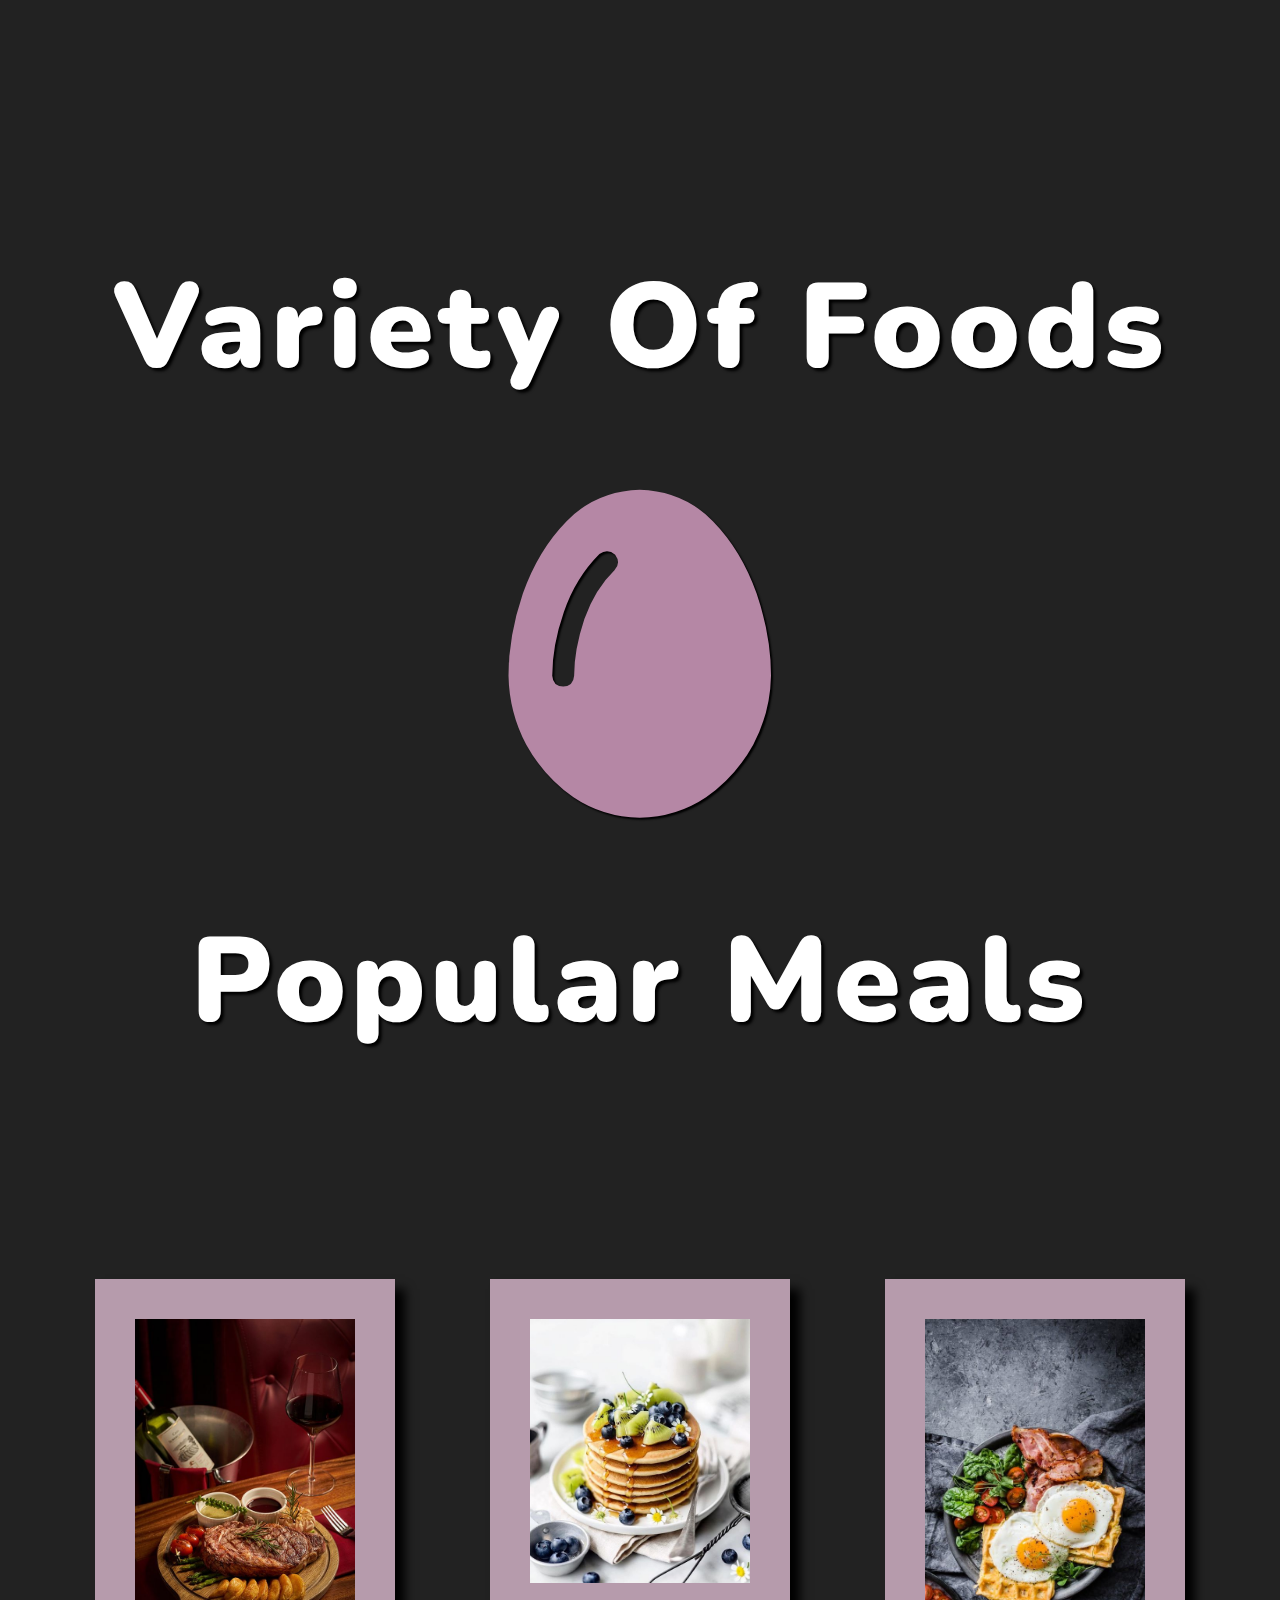
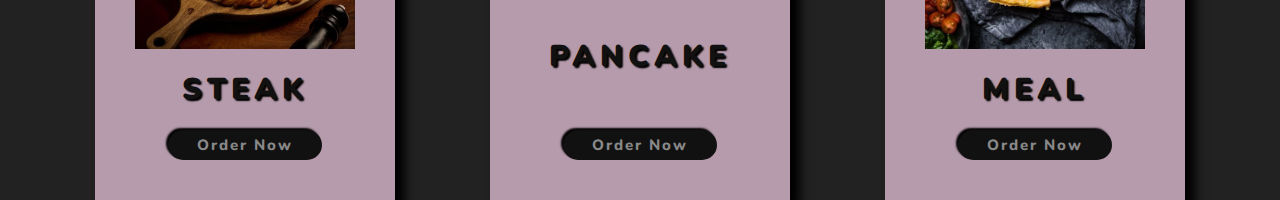
<file: PThtmlcss/bike/index.html>
<!DOCTYPE html>
<html lang="en">
<head>
    <meta charset="UTF-8">
    <meta name="viewport" content="width=device-width, initial-scale=1.0">
    <title>BIke</title>
    <link rel="stylesheet" href="style.css">
    <link rel="stylesheet" href="https://cdnjs.cloudflare.com/ajax/libs/font-awesome/6.4.0/css/all.min.css">
</head>
<body>
   <div class="container">
    <!--Section 1  -->
    <section class="section-1">
        <h1 class="section-heading">
            Variety of foods
        </h1>
        <div class="section-1-icons">
            <i class="fas fa-egg change"></i>
            <i class="fas fa-stroopwafel"></i>
            <i class="fas fa-cheese"></i>
            <i class="fas fa-hotdog"></i>
            <i class="fas fa-drumstick-bite"></i>
            <i class="fas fa-apple-alt"></i>
            <i class="fas fa-ice-cream"></i>
            <i class="fas fa-fish"></i>
            <i class="fas fa-cookie"></i>
            <i class="fas fa-seedling"></i>
            
            
        </div>
    </section>
    <!-- End of Section 1-->
    <!--section 2 -->
    <section class="section-2">
        <h1 class="section-heading">Popular Meals</h1>
        <div class="cards-container">
            <div class="card">
                <img src="images/steak.jpg" class="card-img">
                <h3 class="card-name">Steak</h3>
                <button class="card-btn">Order now</button>
            </div>
            <div class="card">
                <img src="images/pancake.jpg" class="card-img">
                <h3 class="card-name">Pancake</h3>
                <button class="card-btn">Order now</button>
            </div>
            <div class="card">
                <img src="images/meal.jpg" class="card-img">
                <h3 class="card-name">Meal</h3>
                <button class="card-btn">Order now</button>
            </div>
        </div>
    </section>
     <!--end of section 2 -->
   </div>

</body>
<script src="script.js"></script> 
</html>
</file>
<file: PThtmlcss/bike/style.css>
@import url('https://fonts.googleapis.com/css2?family=Nunito:wght@200;300;400;500;600;700;800;900;1000&display=swap');

  /*Common styles */
  *{
    margin: 0;
    padding: 0;
    box-sizing: border-box;
    text-decoration: none;
    font-family: "Nunito",sans-serif;
    font-weight: 400;
  }
  html{
    font-size: 62.5%;
  }
  .section-heading{
    font-size: 12rem;
    font-weight: 900;
    color: #fff;
    text-align: center;
    text-transform: capitalize;
    letter-spacing: 0.5rem;
    text-shadow: .3rem .3rem .3rem #000;
  }
  /*End of common styles*/

  /*section 1 */
  .section-1{
    width: 100%;
    height: 100vh;
    background-color:#222;
    display: flex;
    flex-direction: column;
    align-items: center;
    justify-content: space-evenly;
  }

  .section-1-icons i{
    font-size: 35rem;
    color:rgb(181, 135, 165);
    position: absolute;
    transform: translate(-50%,-50%) scale(0);
    text-shadow: .2rem .2rem .2rem #000;
    transition: transform 0.3s;
  }
  .section-1-icons i.change{
    transform: translate(-50%,-50%)scale(1);
    transition: transform 0.3s 0.3s;
  }
  /*end of section 1 */
  /* section 2*/
  .section-2{
    width: 100%;
    height: 100vh;
    background-color: #222;
    display: flex;
    flex-direction: column;
    justify-content: space-between;
    padding: 10rem 0 rem;
  }
  .cards-container{
    display: flex;
    justify-content: space-evenly;

  }
  .card{
    width: 30rem;
    background-color: rgb(182, 155, 172);
    padding: 4rem;
    display: flex;
    flex-direction: column;
    justify-content: space-between;
    align-items: center;
    box-shadow: 1rem 1rem 1rem #000;
  }
  .card-img{
    width: 100%;

  }
  .card-name{
    font-size: 3rem;
    font-weight: 900;
    text-transform: uppercase;
    letter-spacing: 0.5rem;
    color: #111;
    margin: 2rem 0;
    text-shadow: 0.15rem 0.15rem 0.15rem #000;
  }
  .card-btn{
    width: 70%;
    background-color: #111;
    color: #888;
    border-radius: 5rem;
    font-size: 1.5rem;
    font-weight: 800;
    letter-spacing: 0.2rem;
    text-transform: capitalize;
    border: none;
    padding: 0.5rem 0;
    cursor: pointer;
    box-shadow: -.2rem -.2rem .2rem #000;

  }
   /* end of sectio 2*/
</file>
